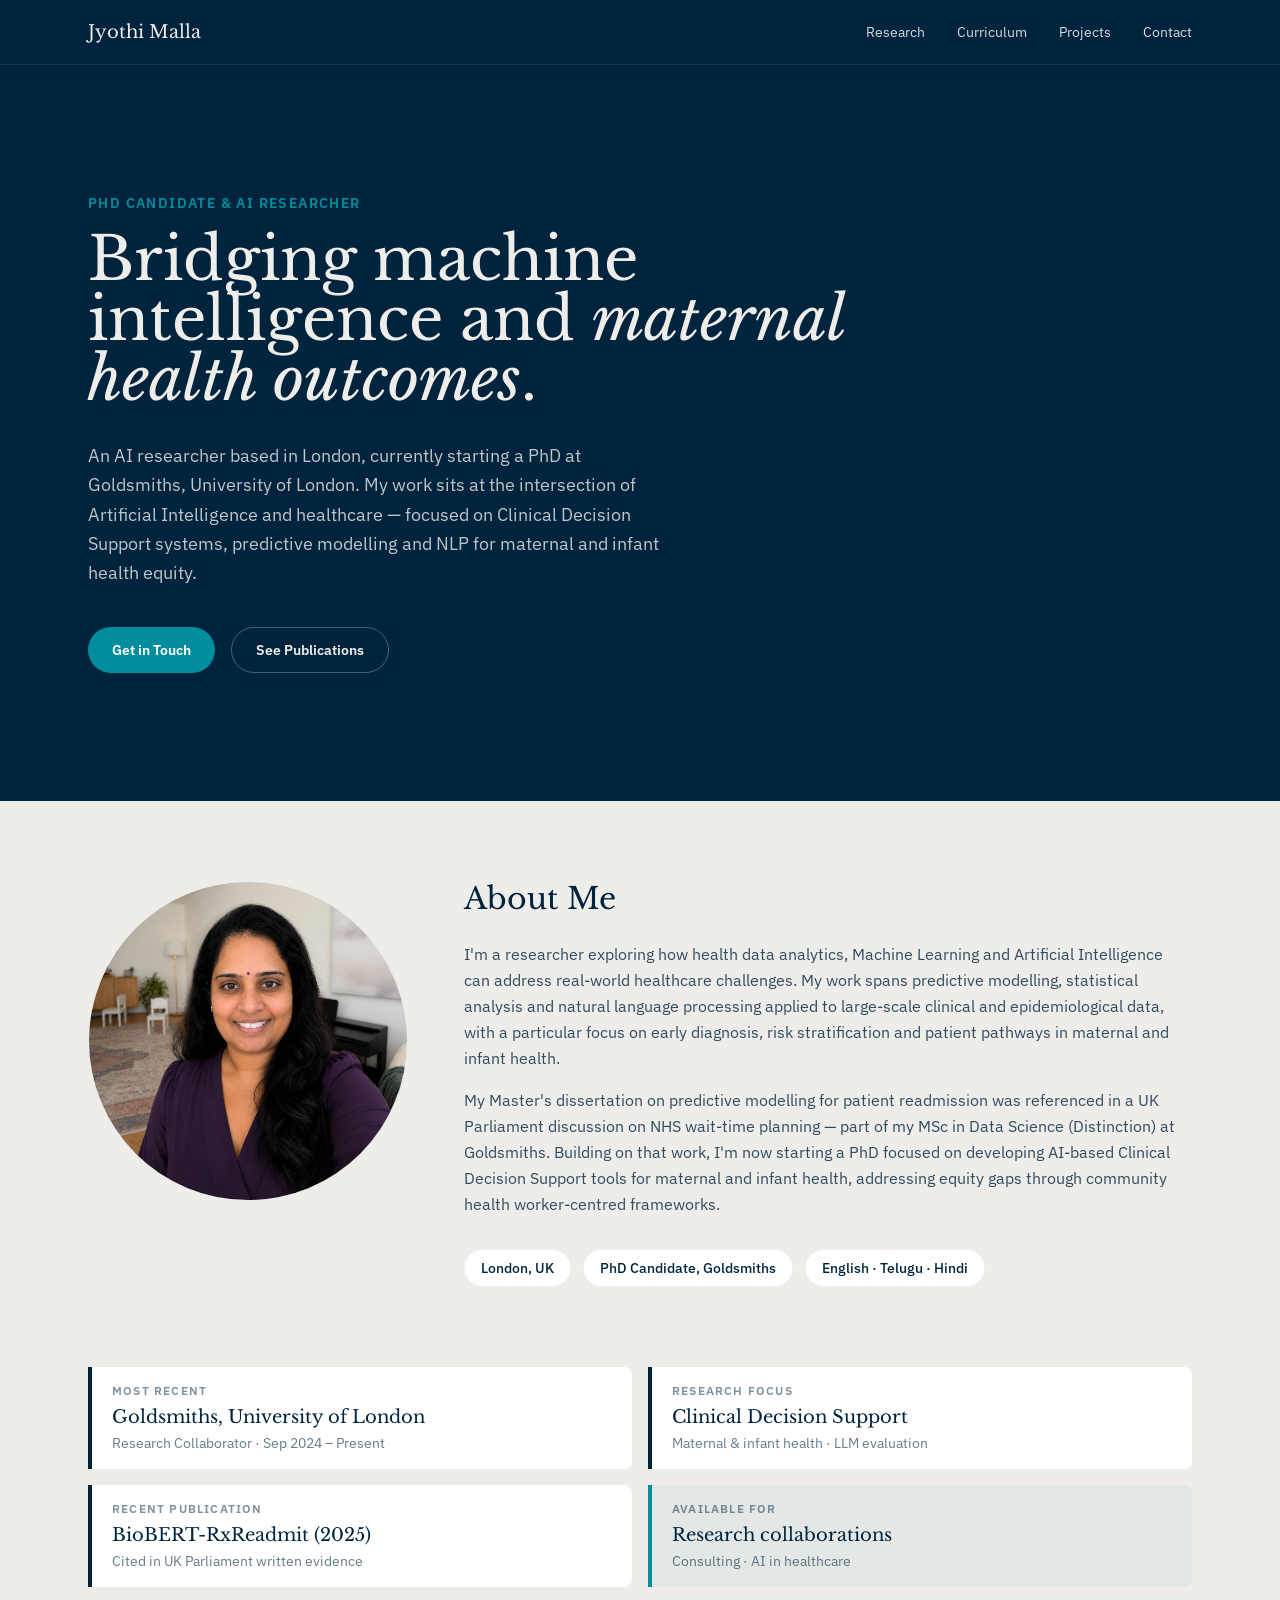
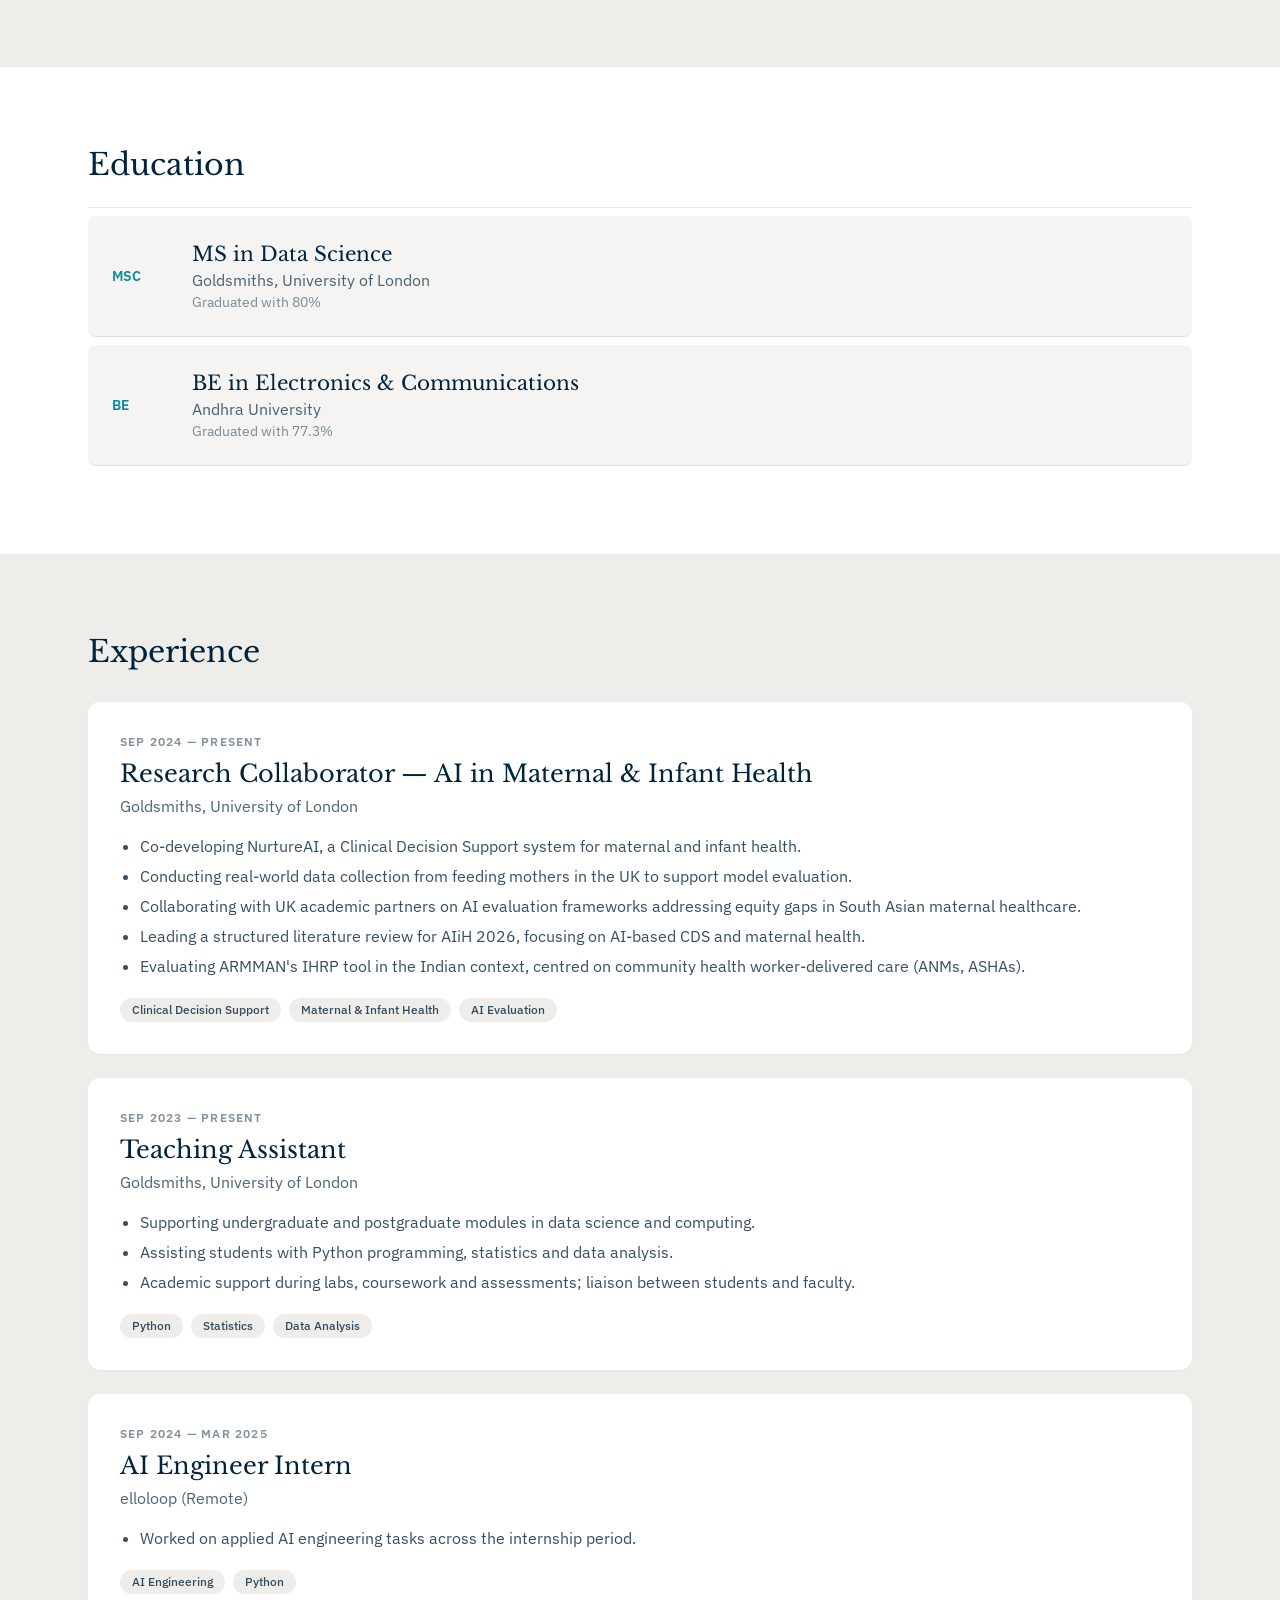
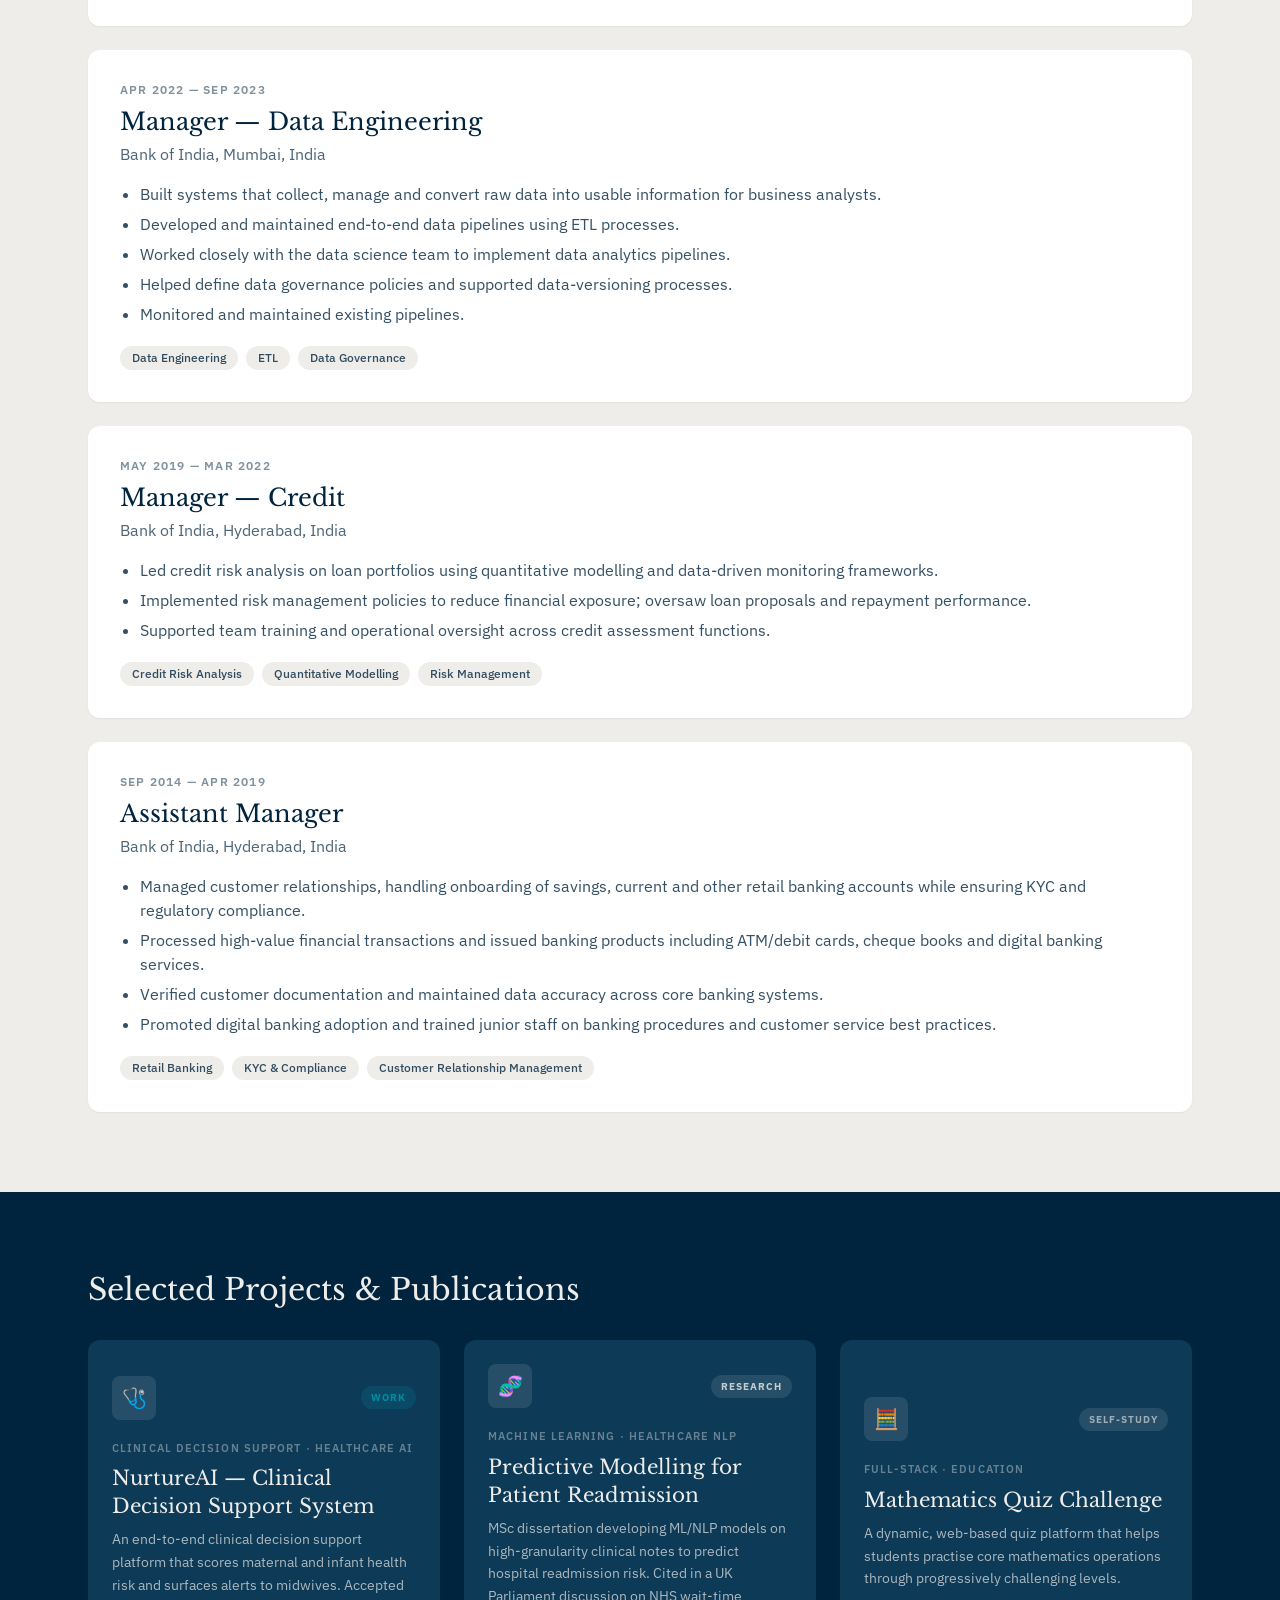
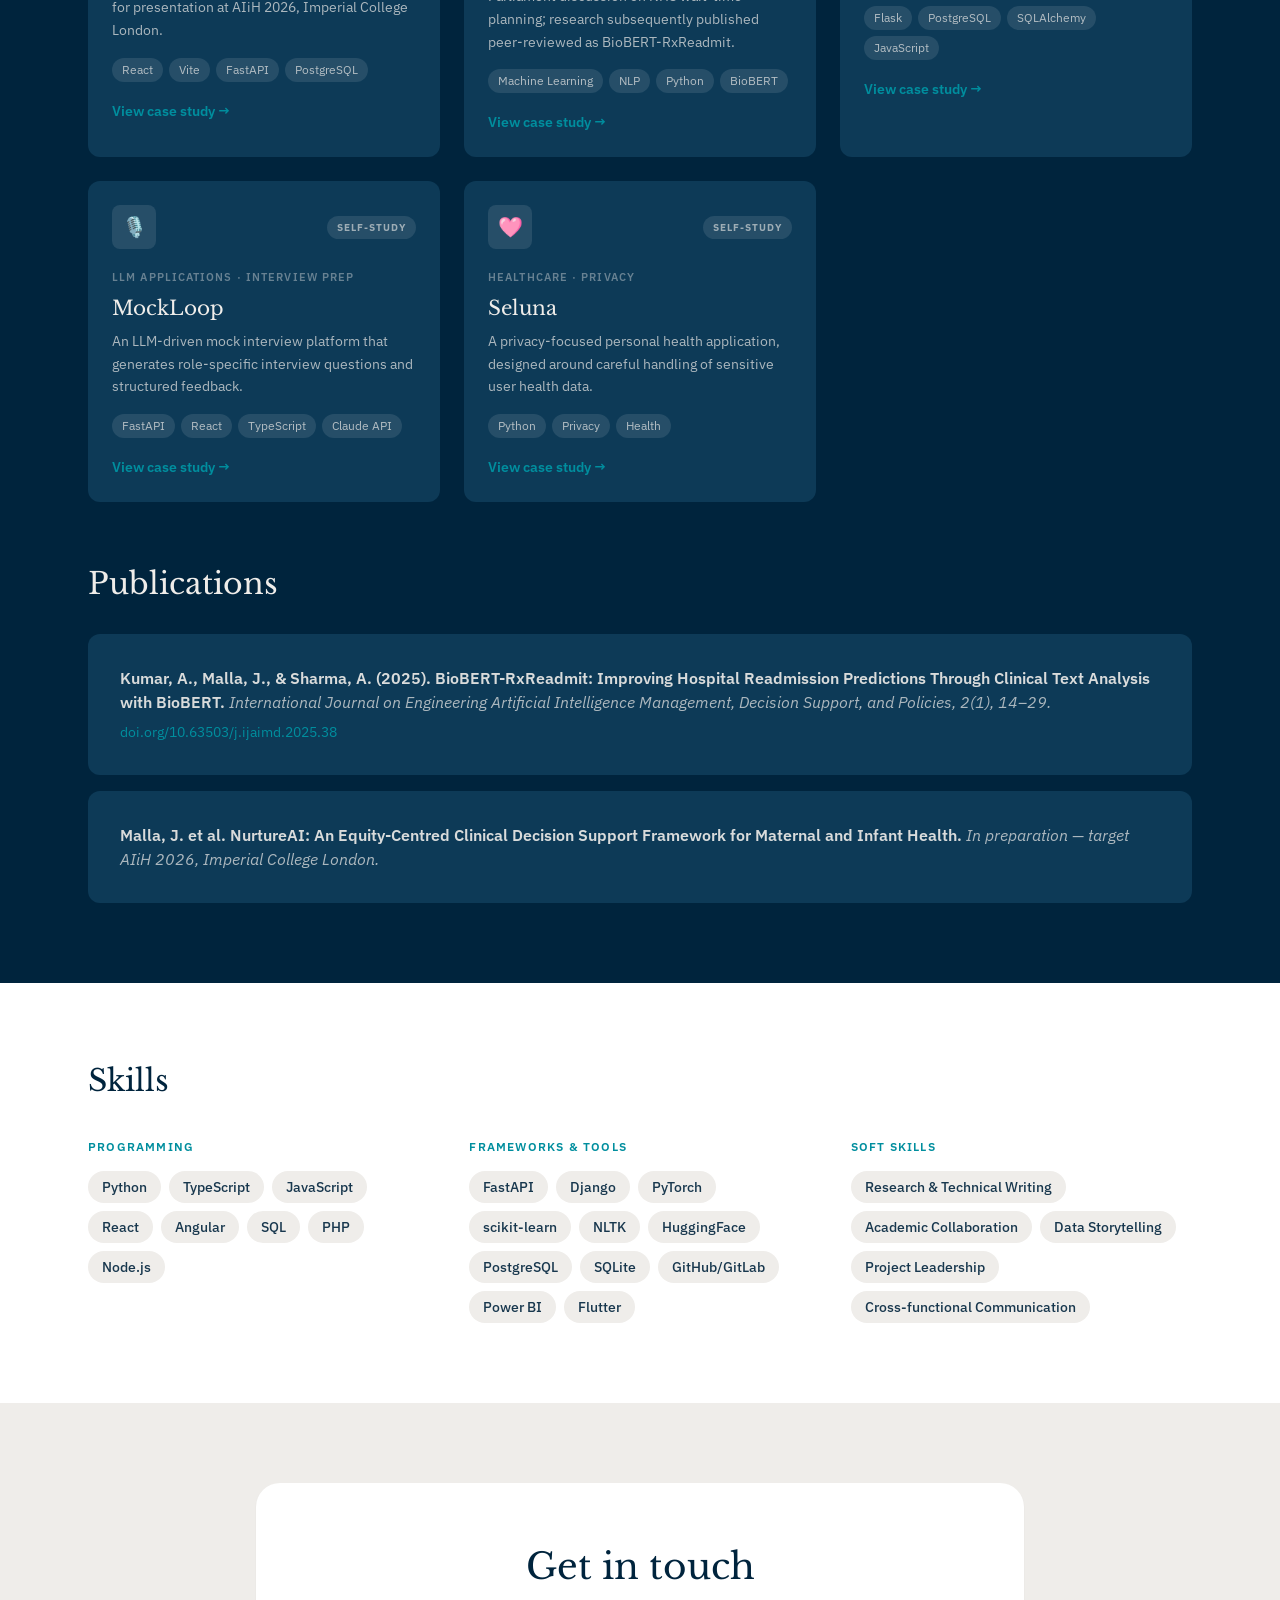
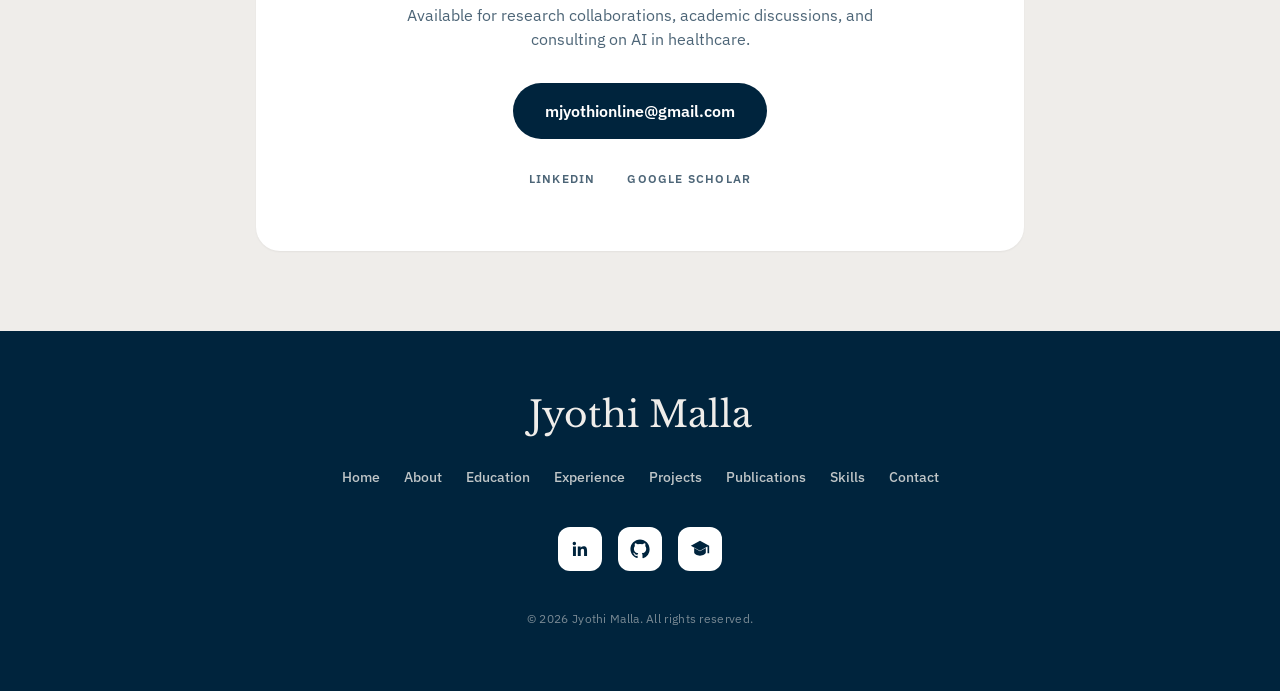
<file: index.html>
<!doctype html>
<html lang="en">
  <head>
    <meta charset="UTF-8" />
    <link rel="icon" type="image/svg+xml" href="/favicon.svg" />
    <meta name="viewport" content="width=device-width, initial-scale=1.0" />
    <title>Jyothi Malla - AI Researcher & PhD Candidate</title>
    <meta name="description" content="AI researcher based in London, PhD candidate at Goldsmiths, University of London. Clinical Decision Support, predictive modelling and NLP for maternal and infant health equity." />
    <link rel="preconnect" href="https://fonts.googleapis.com" />
    <link rel="preconnect" href="https://fonts.gstatic.com" crossorigin />
    <link
      href="https://fonts.googleapis.com/css2?family=IBM+Plex+Sans:wght@400;500;600;700&family=Libre+Baskerville:ital,wght@0,400;0,700;1,400&display=swap"
      rel="stylesheet"
    />
    <script type="module" crossorigin src="/assets/index-B-j6KcVr.js"></script>
    <link rel="stylesheet" crossorigin href="/assets/index-BHpmsThu.css">
  </head>
  <body>
    <div id="root"></div>
  </body>
</html>
</file>
<file: assets/index-BHpmsThu.css>
*,:before,:after{--tw-border-spacing-x: 0;--tw-border-spacing-y: 0;--tw-translate-x: 0;--tw-translate-y: 0;--tw-rotate: 0;--tw-skew-x: 0;--tw-skew-y: 0;--tw-scale-x: 1;--tw-scale-y: 1;--tw-pan-x: ;--tw-pan-y: ;--tw-pinch-zoom: ;--tw-scroll-snap-strictness: proximity;--tw-gradient-from-position: ;--tw-gradient-via-position: ;--tw-gradient-to-position: ;--tw-ordinal: ;--tw-slashed-zero: ;--tw-numeric-figure: ;--tw-numeric-spacing: ;--tw-numeric-fraction: ;--tw-ring-inset: ;--tw-ring-offset-width: 0px;--tw-ring-offset-color: #fff;--tw-ring-color: rgb(59 130 246 / .5);--tw-ring-offset-shadow: 0 0 #0000;--tw-ring-shadow: 0 0 #0000;--tw-shadow: 0 0 #0000;--tw-shadow-colored: 0 0 #0000;--tw-blur: ;--tw-brightness: ;--tw-contrast: ;--tw-grayscale: ;--tw-hue-rotate: ;--tw-invert: ;--tw-saturate: ;--tw-sepia: ;--tw-drop-shadow: ;--tw-backdrop-blur: ;--tw-backdrop-brightness: ;--tw-backdrop-contrast: ;--tw-backdrop-grayscale: ;--tw-backdrop-hue-rotate: ;--tw-backdrop-invert: ;--tw-backdrop-opacity: ;--tw-backdrop-saturate: ;--tw-backdrop-sepia: ;--tw-contain-size: ;--tw-contain-layout: ;--tw-contain-paint: ;--tw-contain-style: }::backdrop{--tw-border-spacing-x: 0;--tw-border-spacing-y: 0;--tw-translate-x: 0;--tw-translate-y: 0;--tw-rotate: 0;--tw-skew-x: 0;--tw-skew-y: 0;--tw-scale-x: 1;--tw-scale-y: 1;--tw-pan-x: ;--tw-pan-y: ;--tw-pinch-zoom: ;--tw-scroll-snap-strictness: proximity;--tw-gradient-from-position: ;--tw-gradient-via-position: ;--tw-gradient-to-position: ;--tw-ordinal: ;--tw-slashed-zero: ;--tw-numeric-figure: ;--tw-numeric-spacing: ;--tw-numeric-fraction: ;--tw-ring-inset: ;--tw-ring-offset-width: 0px;--tw-ring-offset-color: #fff;--tw-ring-color: rgb(59 130 246 / .5);--tw-ring-offset-shadow: 0 0 #0000;--tw-ring-shadow: 0 0 #0000;--tw-shadow: 0 0 #0000;--tw-shadow-colored: 0 0 #0000;--tw-blur: ;--tw-brightness: ;--tw-contrast: ;--tw-grayscale: ;--tw-hue-rotate: ;--tw-invert: ;--tw-saturate: ;--tw-sepia: ;--tw-drop-shadow: ;--tw-backdrop-blur: ;--tw-backdrop-brightness: ;--tw-backdrop-contrast: ;--tw-backdrop-grayscale: ;--tw-backdrop-hue-rotate: ;--tw-backdrop-invert: ;--tw-backdrop-opacity: ;--tw-backdrop-saturate: ;--tw-backdrop-sepia: ;--tw-contain-size: ;--tw-contain-layout: ;--tw-contain-paint: ;--tw-contain-style: }*,:before,:after{box-sizing:border-box;border-width:0;border-style:solid;border-color:#e5e7eb}:before,:after{--tw-content: ""}html,:host{line-height:1.5;-webkit-text-size-adjust:100%;-moz-tab-size:4;-o-tab-size:4;tab-size:4;font-family:IBM Plex Sans,ui-sans-serif,system-ui,sans-serif;font-feature-settings:normal;font-variation-settings:normal;-webkit-tap-highlight-color:transparent}body{margin:0;line-height:inherit}hr{height:0;color:inherit;border-top-width:1px}abbr:where([title]){-webkit-text-decoration:underline dotted;text-decoration:underline dotted}h1,h2,h3,h4,h5,h6{font-size:inherit;font-weight:inherit}a{color:inherit;text-decoration:inherit}b,strong{font-weight:bolder}code,kbd,samp,pre{font-family:ui-monospace,SFMono-Regular,Menlo,Monaco,Consolas,Liberation Mono,Courier New,monospace;font-feature-settings:normal;font-variation-settings:normal;font-size:1em}small{font-size:80%}sub,sup{font-size:75%;line-height:0;position:relative;vertical-align:baseline}sub{bottom:-.25em}sup{top:-.5em}table{text-indent:0;border-color:inherit;border-collapse:collapse}button,input,optgroup,select,textarea{font-family:inherit;font-feature-settings:inherit;font-variation-settings:inherit;font-size:100%;font-weight:inherit;line-height:inherit;letter-spacing:inherit;color:inherit;margin:0;padding:0}button,select{text-transform:none}button,input:where([type=button]),input:where([type=reset]),input:where([type=submit]){-webkit-appearance:button;background-color:transparent;background-image:none}:-moz-focusring{outline:auto}:-moz-ui-invalid{box-shadow:none}progress{vertical-align:baseline}::-webkit-inner-spin-button,::-webkit-outer-spin-button{height:auto}[type=search]{-webkit-appearance:textfield;outline-offset:-2px}::-webkit-search-decoration{-webkit-appearance:none}::-webkit-file-upload-button{-webkit-appearance:button;font:inherit}summary{display:list-item}blockquote,dl,dd,h1,h2,h3,h4,h5,h6,hr,figure,p,pre{margin:0}fieldset{margin:0;padding:0}legend{padding:0}ol,ul,menu{list-style:none;margin:0;padding:0}dialog{padding:0}textarea{resize:vertical}input::-moz-placeholder,textarea::-moz-placeholder{opacity:1;color:#9ca3af}input::placeholder,textarea::placeholder{opacity:1;color:#9ca3af}button,[role=button]{cursor:pointer}:disabled{cursor:default}img,svg,video,canvas,audio,iframe,embed,object{display:block;vertical-align:middle}img,video{max-width:100%;height:auto}[hidden]:where(:not([hidden=until-found])){display:none}.fixed{position:fixed}.absolute{position:absolute}.relative{position:relative}.sticky{position:sticky}.inset-0{top:0;right:0;bottom:0;left:0}.right-4{right:1rem}.top-0{top:0}.top-4{top:1rem}.z-50{z-index:50}.-mx-6{margin-left:-1.5rem;margin-right:-1.5rem}.mx-auto{margin-left:auto;margin-right:auto}.my-8{margin-top:2rem;margin-bottom:2rem}.mb-0\.5{margin-bottom:.125rem}.mb-1{margin-bottom:.25rem}.mb-10{margin-bottom:2.5rem}.mb-16{margin-bottom:4rem}.mb-2{margin-bottom:.5rem}.mb-3{margin-bottom:.75rem}.mb-4{margin-bottom:1rem}.mb-5{margin-bottom:1.25rem}.mb-6{margin-bottom:1.5rem}.mb-8{margin-bottom:2rem}.mt-2{margin-top:.5rem}.mt-8{margin-top:2rem}.inline-block{display:inline-block}.flex{display:flex}.inline-flex{display:inline-flex}.grid{display:grid}.hidden{display:none}.h-11{height:2.75rem}.h-12{height:3rem}.h-16{height:4rem}.h-5{height:1.25rem}.h-64{height:16rem}.h-8{height:2rem}.h-full{height:100%}.min-h-screen{min-height:100vh}.w-11{width:2.75rem}.w-12{width:3rem}.w-16{width:4rem}.w-5{width:1.25rem}.w-64{width:16rem}.w-8{width:2rem}.w-full{width:100%}.max-w-2xl{max-width:42rem}.max-w-3xl{max-width:48rem}.max-w-4xl{max-width:56rem}.max-w-6xl{max-width:72rem}.max-w-lg{max-width:32rem}.max-w-xl{max-width:36rem}.shrink-0{flex-shrink:0}.scroll-mt-20{scroll-margin-top:5rem}.list-outside{list-style-position:outside}.list-disc{list-style-type:disc}.flex-col{flex-direction:column}.flex-wrap{flex-wrap:wrap}.items-start{align-items:flex-start}.items-center{align-items:center}.justify-center{justify-content:center}.justify-between{justify-content:space-between}.gap-1{gap:.25rem}.gap-1\.5{gap:.375rem}.gap-10{gap:2.5rem}.gap-14{gap:3.5rem}.gap-2{gap:.5rem}.gap-3{gap:.75rem}.gap-4{gap:1rem}.gap-6{gap:1.5rem}.gap-8{gap:2rem}.gap-x-6{-moz-column-gap:1.5rem;column-gap:1.5rem}.gap-y-3{row-gap:.75rem}.space-y-1\.5>:not([hidden])~:not([hidden]){--tw-space-y-reverse: 0;margin-top:calc(.375rem * calc(1 - var(--tw-space-y-reverse)));margin-bottom:calc(.375rem * var(--tw-space-y-reverse))}.space-y-2>:not([hidden])~:not([hidden]){--tw-space-y-reverse: 0;margin-top:calc(.5rem * calc(1 - var(--tw-space-y-reverse)));margin-bottom:calc(.5rem * var(--tw-space-y-reverse))}.space-y-4>:not([hidden])~:not([hidden]){--tw-space-y-reverse: 0;margin-top:calc(1rem * calc(1 - var(--tw-space-y-reverse)));margin-bottom:calc(1rem * var(--tw-space-y-reverse))}.space-y-6>:not([hidden])~:not([hidden]){--tw-space-y-reverse: 0;margin-top:calc(1.5rem * calc(1 - var(--tw-space-y-reverse)));margin-bottom:calc(1.5rem * var(--tw-space-y-reverse))}.overflow-hidden{overflow:hidden}.overflow-y-auto{overflow-y:auto}.rounded-2xl{border-radius:1rem}.rounded-3xl{border-radius:1.5rem}.rounded-full{border-radius:9999px}.rounded-lg{border-radius:.5rem}.rounded-xl{border-radius:.75rem}.rounded-r-lg{border-top-right-radius:.5rem;border-bottom-right-radius:.5rem}.border{border-width:1px}.border-b{border-bottom-width:1px}.border-l-4{border-left-width:4px}.border-t{border-top-width:1px}.border-accent{--tw-border-opacity: 1;border-color:rgb(0 142 158 / var(--tw-border-opacity, 1))}.border-black\/10{border-color:#0000001a}.border-black\/5{border-color:#0000000d}.border-cream\/30{border-color:#efedea4d}.border-primary{--tw-border-opacity: 1;border-color:rgb(0 36 61 / var(--tw-border-opacity, 1))}.border-white\/10{border-color:#ffffff1a}.bg-accent{--tw-bg-opacity: 1;background-color:rgb(0 142 158 / var(--tw-bg-opacity, 1))}.bg-accent\/20{background-color:#008e9e33}.bg-accent\/5{background-color:#008e9e0d}.bg-cream{--tw-bg-opacity: 1;background-color:rgb(239 237 234 / var(--tw-bg-opacity, 1))}.bg-cream\/60{background-color:#efedea99}.bg-primary{--tw-bg-opacity: 1;background-color:rgb(0 36 61 / var(--tw-bg-opacity, 1))}.bg-primary\/10{background-color:#00243d1a}.bg-primary\/70{background-color:#00243db3}.bg-primaryLight{--tw-bg-opacity: 1;background-color:rgb(13 58 87 / var(--tw-bg-opacity, 1))}.bg-white{--tw-bg-opacity: 1;background-color:rgb(255 255 255 / var(--tw-bg-opacity, 1))}.bg-white\/10{background-color:#ffffff1a}.bg-white\/60{background-color:#fff9}.object-cover{-o-object-fit:cover;object-fit:cover}.p-4{padding:1rem}.p-6{padding:1.5rem}.p-8{padding:2rem}.px-2\.5{padding-left:.625rem;padding-right:.625rem}.px-3{padding-left:.75rem;padding-right:.75rem}.px-3\.5{padding-left:.875rem;padding-right:.875rem}.px-4{padding-left:1rem;padding-right:1rem}.px-5{padding-left:1.25rem;padding-right:1.25rem}.px-6{padding-left:1.5rem;padding-right:1.5rem}.px-8{padding-left:2rem;padding-right:2rem}.py-1{padding-top:.25rem;padding-bottom:.25rem}.py-1\.5{padding-top:.375rem;padding-bottom:.375rem}.py-16{padding-top:4rem;padding-bottom:4rem}.py-2{padding-top:.5rem;padding-bottom:.5rem}.py-20{padding-top:5rem;padding-bottom:5rem}.py-24{padding-top:6rem;padding-bottom:6rem}.py-3{padding-top:.75rem;padding-bottom:.75rem}.py-4{padding-top:1rem;padding-bottom:1rem}.py-6{padding-top:1.5rem;padding-bottom:1.5rem}.pb-20{padding-bottom:5rem}.pl-5{padding-left:1.25rem}.pr-10{padding-right:2.5rem}.text-left{text-align:left}.text-center{text-align:center}.font-serif{font-family:Libre Baskerville,ui-serif,Georgia,serif}.text-2xl{font-size:1.5rem;line-height:2rem}.text-3xl{font-size:1.875rem;line-height:2.25rem}.text-4xl{font-size:2.25rem;line-height:2.5rem}.text-5xl{font-size:3rem;line-height:1}.text-\[10px\]{font-size:10px}.text-\[11px\]{font-size:11px}.text-lg{font-size:1.125rem;line-height:1.75rem}.text-sm{font-size:.875rem;line-height:1.25rem}.text-xl{font-size:1.25rem;line-height:1.75rem}.text-xs{font-size:.75rem;line-height:1rem}.font-bold{font-weight:700}.font-medium{font-weight:500}.font-semibold{font-weight:600}.uppercase{text-transform:uppercase}.italic{font-style:italic}.leading-\[1\.15\]{line-height:1.15}.leading-relaxed{line-height:1.625}.tracking-wide{letter-spacing:.025em}.tracking-widest{letter-spacing:.1em}.text-accent{--tw-text-opacity: 1;color:rgb(0 142 158 / var(--tw-text-opacity, 1))}.text-cream{--tw-text-opacity: 1;color:rgb(239 237 234 / var(--tw-text-opacity, 1))}.text-cream\/40{color:#efedea66}.text-cream\/50{color:#efedea80}.text-cream\/60{color:#efedea99}.text-cream\/70{color:#efedeab3}.text-cream\/80{color:#efedeacc}.text-cream\/90{color:#efedeae6}.text-primary{--tw-text-opacity: 1;color:rgb(0 36 61 / var(--tw-text-opacity, 1))}.text-primary\/50{color:#00243d80}.text-primary\/60{color:#00243d99}.text-primary\/70{color:#00243db3}.text-primary\/80{color:#00243dcc}.text-primary\/90{color:#00243de6}.text-white{--tw-text-opacity: 1;color:rgb(255 255 255 / var(--tw-text-opacity, 1))}.shadow-2xl{--tw-shadow: 0 25px 50px -12px rgb(0 0 0 / .25);--tw-shadow-colored: 0 25px 50px -12px var(--tw-shadow-color);box-shadow:var(--tw-ring-offset-shadow, 0 0 #0000),var(--tw-ring-shadow, 0 0 #0000),var(--tw-shadow)}.shadow-sm{--tw-shadow: 0 1px 2px 0 rgb(0 0 0 / .05);--tw-shadow-colored: 0 1px 2px 0 var(--tw-shadow-color);box-shadow:var(--tw-ring-offset-shadow, 0 0 #0000),var(--tw-ring-shadow, 0 0 #0000),var(--tw-shadow)}.backdrop-blur-sm{--tw-backdrop-blur: blur(4px);-webkit-backdrop-filter:var(--tw-backdrop-blur) var(--tw-backdrop-brightness) var(--tw-backdrop-contrast) var(--tw-backdrop-grayscale) var(--tw-backdrop-hue-rotate) var(--tw-backdrop-invert) var(--tw-backdrop-opacity) var(--tw-backdrop-saturate) var(--tw-backdrop-sepia);backdrop-filter:var(--tw-backdrop-blur) var(--tw-backdrop-brightness) var(--tw-backdrop-contrast) var(--tw-backdrop-grayscale) var(--tw-backdrop-hue-rotate) var(--tw-backdrop-invert) var(--tw-backdrop-opacity) var(--tw-backdrop-saturate) var(--tw-backdrop-sepia)}.transition-all{transition-property:all;transition-timing-function:cubic-bezier(.4,0,.2,1);transition-duration:.15s}.transition-colors{transition-property:color,background-color,border-color,text-decoration-color,fill,stroke;transition-timing-function:cubic-bezier(.4,0,.2,1);transition-duration:.15s}.transition-opacity{transition-property:opacity;transition-timing-function:cubic-bezier(.4,0,.2,1);transition-duration:.15s}.duration-200{transition-duration:.2s}html{scroll-behavior:smooth}body{--tw-bg-opacity: 1;background-color:rgb(255 255 255 / var(--tw-bg-opacity, 1));font-family:IBM Plex Sans,ui-sans-serif,system-ui,sans-serif;--tw-text-opacity: 1;color:rgb(0 36 61 / var(--tw-text-opacity, 1));-webkit-font-smoothing:antialiased;-moz-osx-font-smoothing:grayscale}.hover\:-translate-y-0\.5:hover{--tw-translate-y: -.125rem;transform:translate(var(--tw-translate-x),var(--tw-translate-y)) rotate(var(--tw-rotate)) skew(var(--tw-skew-x)) skewY(var(--tw-skew-y)) scaleX(var(--tw-scale-x)) scaleY(var(--tw-scale-y))}.hover\:-translate-y-1:hover{--tw-translate-y: -.25rem;transform:translate(var(--tw-translate-x),var(--tw-translate-y)) rotate(var(--tw-rotate)) skew(var(--tw-skew-x)) skewY(var(--tw-skew-y)) scaleX(var(--tw-scale-x)) scaleY(var(--tw-scale-y))}.hover\:border-accent:hover{--tw-border-opacity: 1;border-color:rgb(0 142 158 / var(--tw-border-opacity, 1))}.hover\:bg-accent:hover{--tw-bg-opacity: 1;background-color:rgb(0 142 158 / var(--tw-bg-opacity, 1))}.hover\:bg-accent\/10:hover{background-color:#008e9e1a}.hover\:bg-primaryLight\/80:hover{background-color:#0d3a57cc}.hover\:bg-white\/20:hover{background-color:#fff3}.hover\:bg-white\/5:hover{background-color:#ffffff0d}.hover\:text-accent:hover{--tw-text-opacity: 1;color:rgb(0 142 158 / var(--tw-text-opacity, 1))}.hover\:text-white:hover{--tw-text-opacity: 1;color:rgb(255 255 255 / var(--tw-text-opacity, 1))}.hover\:underline:hover{text-decoration-line:underline}.hover\:opacity-90:hover{opacity:.9}.hover\:shadow-md:hover{--tw-shadow: 0 4px 6px -1px rgb(0 0 0 / .1), 0 2px 4px -2px rgb(0 0 0 / .1);--tw-shadow-colored: 0 4px 6px -1px var(--tw-shadow-color), 0 2px 4px -2px var(--tw-shadow-color);box-shadow:var(--tw-ring-offset-shadow, 0 0 #0000),var(--tw-ring-shadow, 0 0 #0000),var(--tw-shadow)}.hover\:shadow-xl:hover{--tw-shadow: 0 20px 25px -5px rgb(0 0 0 / .1), 0 8px 10px -6px rgb(0 0 0 / .1);--tw-shadow-colored: 0 20px 25px -5px var(--tw-shadow-color), 0 8px 10px -6px var(--tw-shadow-color);box-shadow:var(--tw-ring-offset-shadow, 0 0 #0000),var(--tw-ring-shadow, 0 0 #0000),var(--tw-shadow)}.focus\:outline-none:focus{outline:2px solid transparent;outline-offset:2px}.focus-visible\:ring-2:focus-visible{--tw-ring-offset-shadow: var(--tw-ring-inset) 0 0 0 var(--tw-ring-offset-width) var(--tw-ring-offset-color);--tw-ring-shadow: var(--tw-ring-inset) 0 0 0 calc(2px + var(--tw-ring-offset-width)) var(--tw-ring-color);box-shadow:var(--tw-ring-offset-shadow),var(--tw-ring-shadow),var(--tw-shadow, 0 0 #0000)}.focus-visible\:ring-accent:focus-visible{--tw-ring-opacity: 1;--tw-ring-color: rgb(0 142 158 / var(--tw-ring-opacity, 1))}.group:hover .group-hover\:gap-2{gap:.5rem}@media (min-width: 640px){.sm\:mx-0{margin-left:0;margin-right:0}.sm\:my-0{margin-top:0;margin-bottom:0}.sm\:my-2{margin-top:.5rem;margin-bottom:.5rem}.sm\:flex{display:flex}.sm\:grid-cols-2{grid-template-columns:repeat(2,minmax(0,1fr))}.sm\:grid-cols-3{grid-template-columns:repeat(3,minmax(0,1fr))}.sm\:flex-row{flex-direction:row}.sm\:items-center{align-items:center}.sm\:rounded-lg{border-radius:.5rem}.sm\:p-6{padding:1.5rem}.sm\:px-6{padding-left:1.5rem;padding-right:1.5rem}.sm\:px-8{padding-left:2rem;padding-right:2rem}.sm\:py-32{padding-top:8rem;padding-bottom:8rem}.sm\:text-3xl{font-size:1.875rem;line-height:2.25rem}.sm\:text-4xl{font-size:2.25rem;line-height:2.5rem}.sm\:text-6xl{font-size:3.75rem;line-height:1}}@media (min-width: 768px){.md\:mx-0{margin-left:0;margin-right:0}.md\:aspect-square{aspect-ratio:1 / 1}.md\:h-auto{height:auto}.md\:w-full{width:100%}.md\:grid-cols-\[320px_1fr\]{grid-template-columns:320px 1fr}}@media (min-width: 1024px){.lg\:grid-cols-3{grid-template-columns:repeat(3,minmax(0,1fr))}}
</file>
